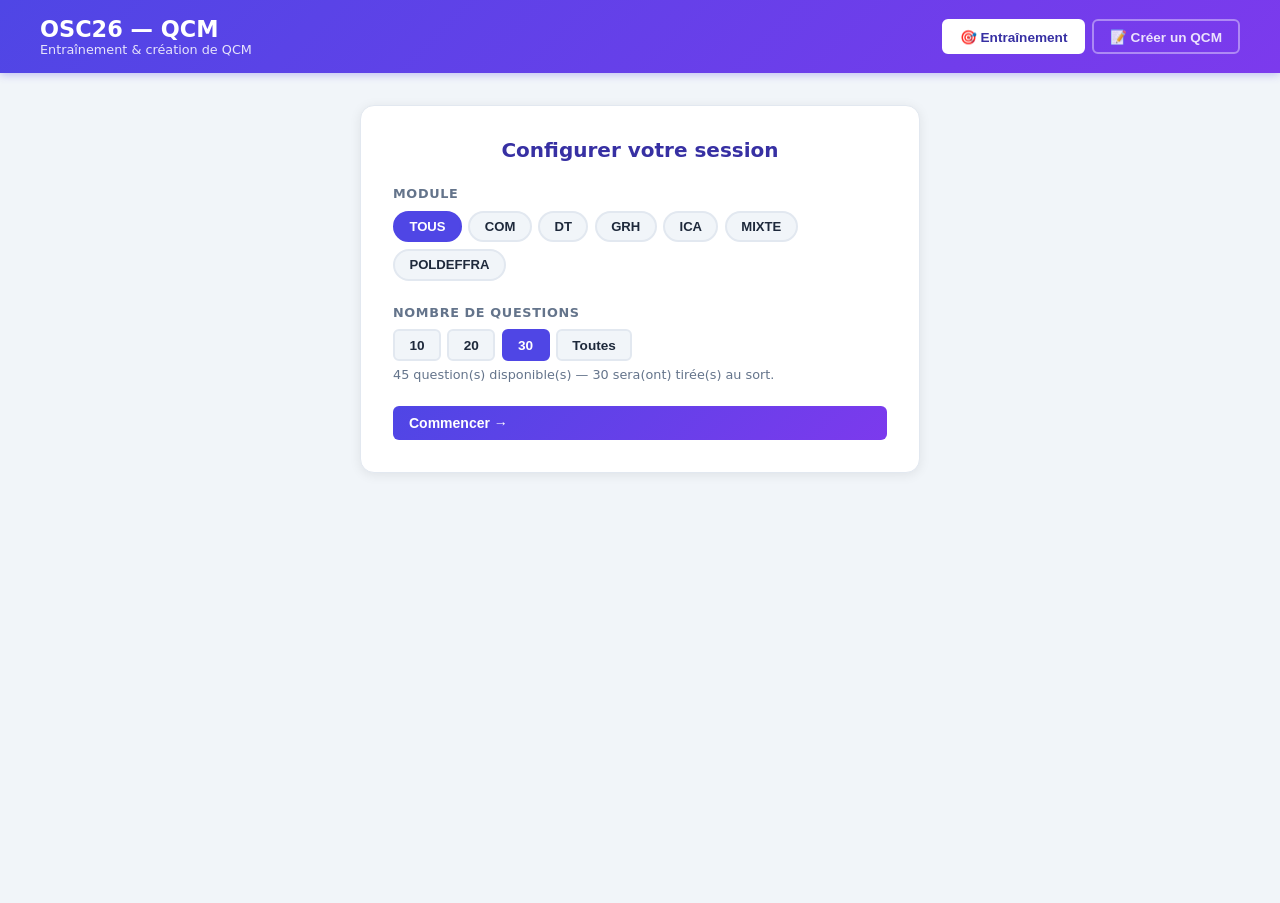
<file: index.html>
<!DOCTYPE html>
<html lang="fr">
<head>
  <meta charset="UTF-8" />
  <meta name="viewport" content="width=device-width, initial-scale=1.0" />
  <title>OSC26 — QCM</title>
  <link rel="stylesheet" href="style.css" />
</head>
<body>

  <header>
    <div class="header-inner">
      <div class="header-left">
        <h1>OSC26 — QCM</h1>
        <p>Entraînement &amp; création de QCM</p>
      </div>
      <nav class="tab-nav">
        <button class="tab-btn active" data-tab="quiz">🎯 Entraînement</button>
        <button class="tab-btn" data-tab="builder">📝 Créer un QCM</button>
      </nav>
    </div>
  </header>

  <!-- ═══════════════════════════════════════════════════════════
       ONGLET 1 : ENTRAÎNEMENT
  ════════════════════════════════════════════════════════════ -->
  <div id="tab-quiz" class="tab-content active">

    <!-- Écran de configuration -->
    <section id="quiz-setup" class="quiz-setup">
      <div class="setup-card">
        <h2>Configurer votre session</h2>

        <div class="setup-field">
          <label>Module</label>
          <div id="module-buttons" class="module-buttons"></div>
        </div>

        <div class="setup-field">
          <label>Nombre de questions</label>
          <div class="qty-selector">
            <button class="qty-btn" data-qty="10">10</button>
            <button class="qty-btn" data-qty="20">20</button>
            <button class="qty-btn active" data-qty="30">30</button>
            <button class="qty-btn" data-qty="all">Toutes</button>
          </div>
          <p id="available-count" class="avail-info"></p>
        </div>

        <button class="btn btn-start" id="btn-start-quiz">Commencer →</button>
      </div>
    </section>

    <!-- Écran de quiz -->
    <section id="quiz-screen" class="quiz-screen hidden">
      <div class="quiz-topbar">
        <button class="btn btn-sm btn-secondary" id="btn-quit-quiz">← Quitter</button>
        <div class="quiz-progress-text">
          Question <span id="q-current">1</span> / <span id="q-total">30</span>
        </div>
        <div class="quiz-score-live">Score : <span id="live-score">0</span></div>
      </div>
      <div class="progress-bar-wrap">
        <div class="progress-bar-fill" id="progress-bar"></div>
      </div>

      <div class="quiz-card" id="quiz-card">
        <div class="quiz-module-tag" id="quiz-module-tag"></div>
        <p class="quiz-question-text" id="quiz-question-text"></p>
        <div class="quiz-choices" id="quiz-choices"></div>
        <div class="quiz-feedback hidden" id="quiz-feedback"></div>
        <div class="quiz-nav">
          <button class="btn btn-primary" id="btn-validate" disabled>Valider</button>
          <button class="btn btn-secondary hidden" id="btn-next">Suivant →</button>
        </div>
      </div>
    </section>

    <!-- Écran de résultats -->
    <section id="quiz-results" class="quiz-results hidden">
      <div class="results-card">
        <div class="results-score-circle" id="score-circle">
          <span id="score-pct">--</span>
          <small>%</small>
        </div>
        <h2 id="results-title">Résultats</h2>
        <p id="results-subtitle"></p>

        <div class="results-stats">
          <div class="stat-box correct">
            <span class="stat-num" id="stat-correct">0</span>
            <span class="stat-label">Correctes</span>
          </div>
          <div class="stat-box wrong">
            <span class="stat-num" id="stat-wrong">0</span>
            <span class="stat-label">Incorrectes</span>
          </div>
          <div class="stat-box total">
            <span class="stat-num" id="stat-total">0</span>
            <span class="stat-label">Questions</span>
          </div>
        </div>

        <div class="results-actions">
          <button class="btn btn-primary" id="btn-retry">🔁 Recommencer</button>
          <button class="btn btn-secondary" id="btn-review">📋 Voir les corrections</button>
          <button class="btn btn-secondary" id="btn-back-setup">⬅ Menu</button>
        </div>

        <div id="review-list" class="review-list hidden"></div>
      </div>
    </section>

  </div>

  <!-- ═══════════════════════════════════════════════════════════
       ONGLET 2 : CRÉER UN QCM
  ════════════════════════════════════════════════════════════ -->
  <div id="tab-builder" class="tab-content hidden">
    <main>
      <!-- Panneau gauche : formulaire -->
      <section class="panel panel-form">
        <div class="section-title">Nouveau QCM</div>

        <div class="form-group">
          <label for="qcm-title">Titre du QCM</label>
          <input type="text" id="qcm-title" placeholder="Ex : Mathématiques — Chapitre 3" />
        </div>

        <div class="form-group">
          <label for="qcm-desc">Description (optionnel)</label>
          <textarea id="qcm-desc" rows="2" placeholder="Consignes, contexte…"></textarea>
        </div>

        <hr />

        <div class="section-title">Ajouter une question</div>

        <div class="form-group">
          <label for="q-text">Intitulé de la question</label>
          <input type="text" id="q-text" placeholder="Ex : Quelle est la capitale de la France ?" />
        </div>

        <div id="choices-container">
          <label>Choix de réponses <span class="hint">(cochez la bonne réponse)</span></label>
          <div class="choice-row" data-index="0">
            <input type="radio" name="correct" value="0" title="Bonne réponse" />
            <input type="text" class="choice-input" placeholder="Choix A" />
            <button class="btn-remove-choice" title="Supprimer">✕</button>
          </div>
          <div class="choice-row" data-index="1">
            <input type="radio" name="correct" value="1" title="Bonne réponse" />
            <input type="text" class="choice-input" placeholder="Choix B" />
            <button class="btn-remove-choice" title="Supprimer">✕</button>
          </div>
        </div>

        <button class="btn btn-secondary" id="btn-add-choice">+ Ajouter un choix</button>

        <div class="form-group" style="margin-top:1rem;">
          <label for="q-explication">Explication (optionnel)</label>
          <textarea id="q-explication" rows="2" placeholder="Pourquoi cette réponse ?"></textarea>
        </div>

        <div class="form-actions">
          <button class="btn btn-primary" id="btn-add-question">Ajouter la question</button>
        </div>
      </section>

      <!-- Panneau droit : aperçu -->
      <section class="panel panel-preview">
        <div class="section-title">
          Aperçu du QCM
          <span id="question-count" class="badge">0 question(s)</span>
        </div>

        <div id="preview-header" class="preview-header hidden">
          <h2 id="preview-title"></h2>
          <p id="preview-desc"></p>
        </div>

        <div id="questions-list">
          <div class="empty-state">Aucune question pour l'instant.<br/>Remplissez le formulaire à gauche.</div>
        </div>

        <div class="preview-actions">
          <button class="btn btn-danger" id="btn-clear">🗑 Effacer tout</button>
          <button class="btn btn-export" id="btn-export-json">⬇ JSON</button>
          <button class="btn btn-export" id="btn-export-pdf">🖨 PDF</button>
        </div>
      </section>
    </main>
  </div>

  <!-- Toast -->
  <div id="toast" class="toast hidden"></div>

  <!-- Modal -->
  <div id="modal-overlay" class="modal-overlay hidden">
    <div class="modal">
      <p id="modal-message">Êtes-vous sûr ?</p>
      <div class="modal-actions">
        <button class="btn btn-secondary" id="modal-cancel">Annuler</button>
        <button class="btn btn-danger" id="modal-confirm">Confirmer</button>
      </div>
    </div>
  </div>

  <script src="questions.js"></script><!-- données uniquement — éditer pour ajouter des questions -->
  <script src="db.js"></script><!-- fonctions helper uniquement -->
  <script src="app.js"></script>
</body>
</html>
</file>
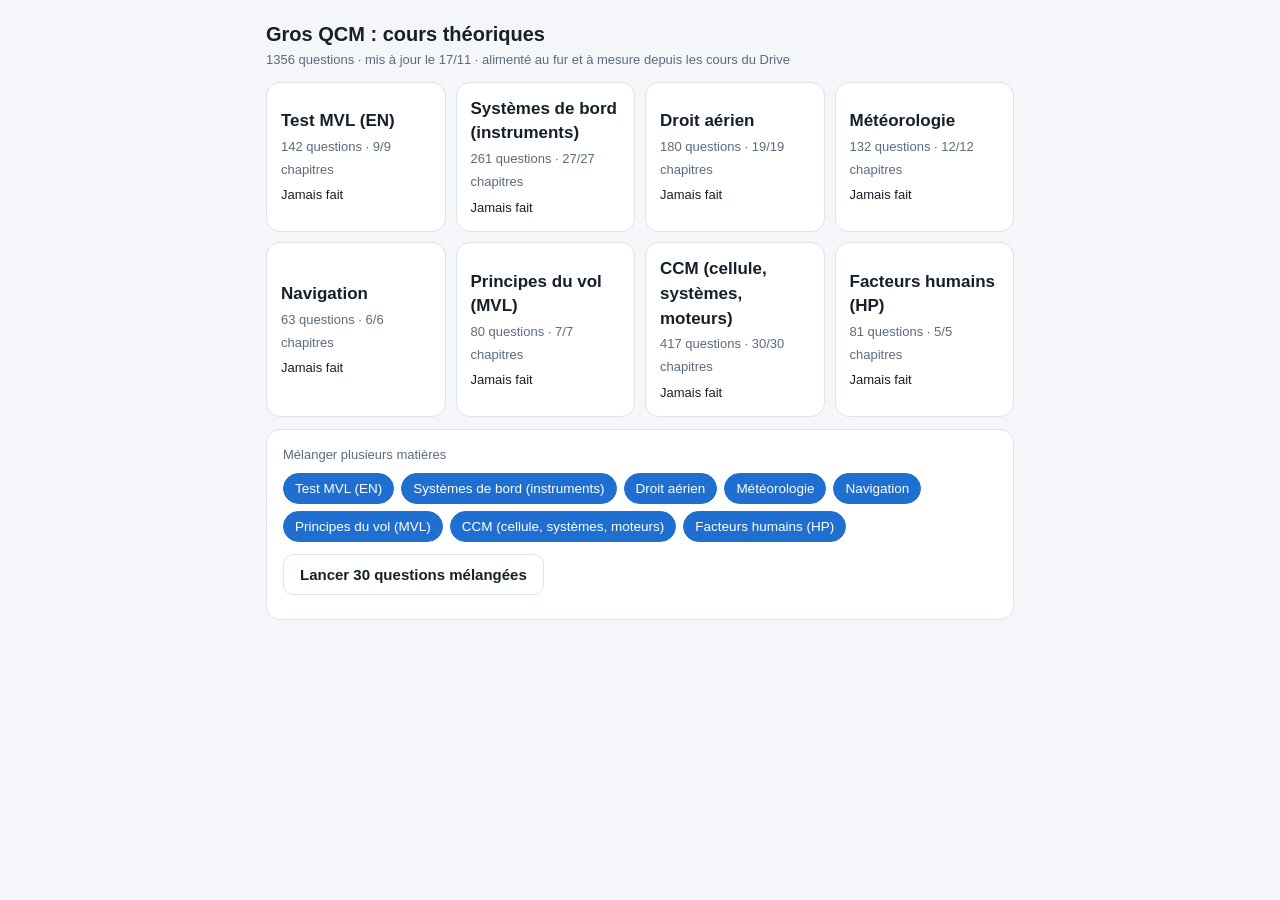
<file: qcm/index.html>
<!DOCTYPE html>
<html lang="fr">
<head>
<meta charset="utf-8">
<meta name="viewport" content="width=device-width, initial-scale=1">
<title>Gros QCM – Cours théoriques BA701</title>
<style>
:root{--bg:#0f1720;--card:#17212d;--line:#263445;--tx:#e8eef5;--mut:#93a4b8;--acc:#4da3ff;--ok:#2fbf71;--ko:#ef5b5b}
@media (prefers-color-scheme: light){:root{--bg:#f4f6f9;--card:#fff;--line:#dde3ea;--tx:#15202b;--mut:#5b6b7d;--acc:#1f6fd1;--ok:#1d9a57;--ko:#d23c3c}}
*{box-sizing:border-box}
body{margin:0;background:var(--bg);color:var(--tx);font:16px/1.45 -apple-system,BlinkMacSystemFont,"Segoe UI",Roboto,sans-serif}
.wrap{max-width:780px;margin:0 auto;padding:16px}
h1{font-size:20px;margin:4px 0 2px} h2{font-size:18px;margin:0 0 4px}
.sub,.small{color:var(--mut);font-size:13px}
.grid{display:grid;grid-template-columns:repeat(auto-fill,minmax(170px,1fr));gap:10px;margin-top:12px}
.mat{background:var(--card);border:1px solid var(--line);border-radius:14px;padding:14px;cursor:pointer;text-align:left;color:var(--tx);font:inherit}
.mat:hover{border-color:var(--acc)}
.mat b{display:block;font-size:17px}
.mat .n{color:var(--mut);font-size:13px}
.mat .pct{margin-top:6px;font-size:13px}
.chips{display:flex;flex-wrap:wrap;gap:7px;margin:8px 0 12px}
.chip{border:1px solid var(--line);background:var(--card);color:var(--tx);padding:7px 11px;border-radius:999px;cursor:pointer;font-size:13.5px;text-align:left}
.chip.on{background:var(--acc);border-color:var(--acc);color:#fff}
.row{display:flex;gap:8px;flex-wrap:wrap;align-items:center;margin:8px 0}
.btn{border:0;background:var(--acc);color:#fff;padding:11px 16px;border-radius:10px;font-size:15px;font-weight:600;cursor:pointer}
.btn.sec{background:transparent;border:1px solid var(--line);color:var(--tx)}
.btn:disabled{opacity:.4;cursor:default}
.link{background:none;border:0;color:var(--acc);cursor:pointer;font-size:14px;padding:0}
.card{background:var(--card);border:1px solid var(--line);border-radius:14px;padding:16px;margin-top:12px}
.meta{display:flex;justify-content:space-between;color:var(--mut);font-size:13px;margin-bottom:8px}
.bar{height:6px;background:var(--line);border-radius:6px;overflow:hidden;margin-bottom:12px}
.bar i{display:block;height:100%;background:var(--acc);width:0}
.q{font-size:17px;font-weight:600;margin:6px 0 14px}
.opt{display:block;width:100%;text-align:left;border:1px solid var(--line);background:transparent;color:var(--tx);padding:12px 14px;border-radius:10px;margin:8px 0;font-size:15px;cursor:pointer}
.opt:hover:not(:disabled){border-color:var(--acc)}
.opt.ok{border-color:var(--ok);background:color-mix(in srgb,var(--ok) 16%,transparent)}
.opt.ko{border-color:var(--ko);background:color-mix(in srgb,var(--ko) 16%,transparent)}
.exp{margin-top:12px;padding:12px;border-radius:10px;background:color-mix(in srgb,var(--acc) 10%,transparent);font-size:15px}
.exp b.k{color:var(--ok)} .exp b.x{color:var(--ko)}
.tag{font-size:12px;padding:2px 8px;border-radius:6px;background:var(--line)}
.score{font-size:34px;font-weight:700;margin:6px 0}
table{width:100%;border-collapse:collapse;font-size:14px;margin-top:8px}
td,th{padding:6px 4px;border-bottom:1px solid var(--line);text-align:left}
.miss{font-size:14px;margin:6px 0;padding:8px;border-left:3px solid var(--ko);background:color-mix(in srgb,var(--ko) 7%,transparent);border-radius:4px}
.hide{display:none}
</style>
</head>
<body>
<div class="wrap">
  <h1>Gros QCM : cours théoriques</h1>
  <div class="sub" id="tot">Chargement…</div>

  <div id="home"><div class="grid" id="mats"></div>
    <div class="card"><div class="small">Mélanger plusieurs matières</div>
      <div class="chips" id="mixMats"></div>
      <div class="row"><button class="btn sec" id="goMix">Lancer 30 questions mélangées</button></div>
    </div>
  </div>

  <div id="setup" class="card hide">
    <button class="link" id="back">← Matières</button>
    <h2 id="sTitle" style="margin-top:8px"></h2>
    <div class="small">Chapitres (aucun sélectionné = tous)</div>
    <div class="chips" id="chaps"></div>
    <div class="small">Nombre de questions</div>
    <div class="chips" id="nbs"></div>
    <div class="row">
      <button class="btn" id="go">Lancer</button>
      <button class="btn sec" id="goMiss">Mes erreurs (<span id="nMiss">0</span>)</button>
    </div>
    <div class="small" id="nNew" style="margin-top:8px"></div>
  </div>

  <div id="quiz" class="card hide">
    <div class="meta"><span id="pos"></span><span id="sc"></span></div>
    <div class="bar"><i id="pb"></i></div>
    <span class="tag" id="qm"></span>
    <div class="q" id="qt"></div>
    <div id="opts"></div>
    <div id="exp" class="exp hide"></div>
    <div class="row" style="justify-content:space-between;margin-top:12px">
      <button class="btn sec" id="stop">Terminer</button>
      <button class="btn" id="next" disabled>Suivante →</button>
    </div>
  </div>

  <div id="end" class="card hide">
    <div class="small">Score</div>
    <div class="score" id="fs"></div>
    <table id="tab"></table>
    <h3 style="margin:16px 0 4px;font-size:16px">Questions ratées</h3>
    <div id="missList"></div>
    <div class="row" style="margin-top:12px">
      <button class="btn" id="copy">Copier le résumé pour Claude</button>
      <button class="btn sec" id="again">Retour</button>
    </div>
    <div class="small" id="copied"></div>
  </div>
</div>
<script>
let DB=[], cur=null, selC=new Set(), nb=20, run=[], i=0, good=0, answered=false, res={}, missed=[];
const $=id=>document.getElementById(id);
function st(k,v){try{if(v===undefined)return JSON.parse(localStorage.getItem(k)||"null");localStorage.setItem(k,JSON.stringify(v))}catch(e){return null}}
let miss=new Set(st("qcm2_miss")||[]), stats=st("qcm2_stats")||{}, seen=st("qcm2_seen")||{};
function shuffle(a){a=a.slice();for(let k=a.length-1;k>0;k--){const j=Math.floor(Math.random()*(k+1));[a[k],a[j]]=[a[j],a[k]]}return a}
function chapName(m,cid){const c=m.chapitres.find(c=>c.id===cid);return c?c.titre:cid}
async function load(){
  const idx=await (await fetch("data/index.json")).json();
  DB=await Promise.all(idx.matieres.map(async f=>{const d=await (await fetch("data/"+f)).json();d.questions.forEach(q=>q.m=d.id);return d}));
  const n=DB.reduce((s,d)=>s+d.questions.length,0);
  $("tot").textContent=n+" questions · mis à jour le "+idx.maj+" · alimenté au fur et à mesure depuis les cours du Drive";
  home();
}
function home(){
  ["setup","quiz","end"].forEach(x=>$(x).classList.add("hide"));$("home").classList.remove("hide");
  $("mats").innerHTML="";$("mixMats").innerHTML="";
  DB.forEach(d=>{
    const b=document.createElement("button");b.className="mat";
    const s=stats[d.id];const nm=d.questions.filter(q=>miss.has(q.id)).length;
    const nc=d.chapitres.filter(c=>d.questions.some(q=>q.c===c.id)).length;
    b.innerHTML="<b>"+d.nom+"</b><span class='n'>"+d.questions.length+" questions · "+nc+"/"+d.chapitres.length+" chapitres</span><div class='pct'>"+(s?"Dernier score : "+s+" %":"Jamais fait")+(nm?" · "+nm+" erreurs":"")+"</div>";
    b.onclick=()=>openMat(d);$("mats").appendChild(b);
    const c=document.createElement("button");c.className="chip on";c.textContent=d.nom;c.dataset.id=d.id;c.onclick=()=>c.classList.toggle("on");$("mixMats").appendChild(c);
  });
}
function openMat(d){
  cur=d;selC=new Set();$("home").classList.add("hide");$("setup").classList.remove("hide");$("sTitle").textContent=d.nom;renderSetup();
}
function renderSetup(){
  const d=cur;$("chaps").innerHTML="";
  d.chapitres.forEach(c=>{const n=d.questions.filter(q=>q.c===c.id).length;
    const b=document.createElement("button");b.className="chip"+(selC.has(c.id)?" on":"");
    b.textContent=c.titre+" ("+(n||"à venir")+")";b.disabled=!n;if(!n)b.style.opacity=.45;
    b.onclick=()=>{selC.has(c.id)?selC.delete(c.id):selC.add(c.id);renderSetup()};$("chaps").appendChild(b)});
  $("nbs").innerHTML="";
  [10,20,40,"Tout"].forEach(v=>{const b=document.createElement("button");b.className="chip"+(nb===v?" on":"");b.textContent=v;b.onclick=()=>{nb=v;renderSetup()};$("nbs").appendChild(b)});
  const nm=d.questions.filter(q=>miss.has(q.id)).length;$("nMiss").textContent=nm;$("goMiss").disabled=!nm;
  const nn=d.questions.filter(q=>!seen[q.id]).length;$("nNew")&&($("nNew").textContent=nn+" jamais vues sur "+d.questions.length+" · ordre : ratées (max 1/3), puis jamais vues, puis réussies les plus anciennes");
}
function order(pool,n){
  const N=n==="Tout"?pool.length:n;
  const A=shuffle(pool.filter(q=>miss.has(q.id))), B=shuffle(pool.filter(q=>!miss.has(q.id)&&!seen[q.id])),
        C=shuffle(pool.filter(q=>!miss.has(q.id)&&seen[q.id])).sort((a,b)=>seen[a.id]-seen[b.id]);
  const a=A.slice(0,Math.ceil(N/3));
  return shuffle([...a,...B,...A.slice(a.length),...C].slice(0,N));
}
function start(pool,n,raw){
  run=raw?shuffle(pool):order(pool,n);if(!run.length)return;
  i=0;good=0;res={};missed=[];
  ["home","setup","end"].forEach(x=>$(x).classList.add("hide"));$("quiz").classList.remove("hide");show();
}
function show(){
  const q=run[i];answered=false;const d=DB.find(x=>x.id===q.m);
  $("pos").textContent="Question "+(i+1)+" / "+run.length;$("sc").textContent=good+" bonnes";
  $("pb").style.width=(i/run.length*100)+"%";
  $("qm").textContent=d.nom+" · "+chapName(d,q.c);$("qt").textContent=q.t;
  $("exp").classList.add("hide");$("next").disabled=true;$("next").textContent=i===run.length-1?"Voir le score":"Suivante →";
  $("opts").innerHTML="";
  shuffle(q.o.map((t,k)=>({t,k}))).forEach(o=>{const b=document.createElement("button");b.className="opt";b.textContent=o.t;b.dataset.k=o.k;b.onclick=()=>pick(b,o.k);$("opts").appendChild(b)});
  window.scrollTo({top:0,behavior:"smooth"});
}
function pick(btn,k){
  if(answered)return;answered=true;const q=run[i];const ok=k===0;
  const key=q.m;res[key]=res[key]||[0,0];res[key][1]++;
  if(ok){good++;res[key][0]++;miss.delete(q.id)}else{missed.push(q);miss.add(q.id)}
  seen[q.id]=Date.now();st("qcm2_miss",[...miss]);st("qcm2_seen",seen);
  [...$("opts").children].forEach(b=>{b.disabled=true;if(+b.dataset.k===0)b.classList.add("ok")});
  if(!ok)btn.classList.add("ko");
  $("exp").innerHTML=(ok?'<b class="k">Juste.</b> ':'<b class="x">Faux.</b> ')+q.e;$("exp").classList.remove("hide");
  $("next").disabled=false;$("sc").textContent=good+" bonnes";
}
function finish(){
  const done=Object.values(res).reduce((s,r)=>s+r[1],0);
  Object.entries(res).forEach(([m,r])=>{stats[m]=Math.round(r[0]/r[1]*100)});st("qcm2_stats",stats);
  $("quiz").classList.add("hide");$("end").classList.remove("hide");
  $("fs").textContent=good+" / "+done+(done?" ("+Math.round(good/done*100)+" %)":"");
  let h="<tr><th>Matière</th><th>Score</th></tr>";
  Object.entries(res).forEach(([m,r])=>{const d=DB.find(x=>x.id===m);h+="<tr><td>"+d.nom+"</td><td>"+r[0]+" / "+r[1]+" ("+Math.round(r[0]/r[1]*100)+" %)</td></tr>"});
  $("tab").innerHTML=h;
  $("missList").innerHTML=missed.length?missed.map(q=>{const d=DB.find(x=>x.id===q.m);return '<div class="miss"><b>'+chapName(d,q.c)+"</b> · "+q.t+"<br><span class='small'>→ "+q.o[0]+"</span></div>"}).join(""):"<div class='small'>Aucune erreur.</div>";
  $("copied").textContent="";
}
$("go").onclick=()=>start(cur.questions.filter(q=>!selC.size||selC.has(q.c)),nb);
$("goMiss").onclick=()=>start(cur.questions.filter(q=>miss.has(q.id)),"Tout",true);
$("goMix").onclick=()=>{const ids=[...$("mixMats").children].filter(c=>c.classList.contains("on")).map(c=>c.dataset.id);start(DB.filter(d=>ids.includes(d.id)).flatMap(d=>d.questions),30)};
$("back").onclick=home;
$("next").onclick=()=>{if(i<run.length-1){i++;show()}else finish()};
$("stop").onclick=()=>{if(Object.keys(res).length)finish();else home()};
$("again").onclick=()=>{cur?openMat(cur):home()};
$("copy").onclick=async()=>{
  const done=Object.values(res).reduce((s,r)=>s+r[1],0);
  const t="QCM : "+good+"/"+done+"\n"+Object.entries(res).map(([m,r])=>m+" "+r[0]+"/"+r[1]).join(", ")+"\nRatées :\n"+(missed.map(q=>"- ["+q.c+"] "+q.t).join("\n")||"aucune");
  try{await navigator.clipboard.writeText(t);$("copied").textContent="Copié, colle-le dans le chat."}catch(e){$("copied").textContent=t}
};
load().catch(e=>{$("tot").textContent="Erreur de chargement des questions : "+e.message});
</script>
</body>
</html>
</file>
<file: style.css>
/* ===== Reset & Base ===== */
*, *::before, *::after { box-sizing: border-box; margin: 0; padding: 0; }

:root {
  --primary: #4f46e5;
  --primary-dark: #3730a3;
  --secondary: #6b7280;
  --danger: #ef4444;
  --success: #22c55e;
  --warning: #f59e0b;
  --bg: #f1f5f9;
  --card: #ffffff;
  --border: #e2e8f0;
  --text: #1e293b;
  --text-light: #64748b;
  --radius: 10px;
  --shadow: 0 2px 12px rgba(0,0,0,.08);
}

body {
  font-family: 'Segoe UI', system-ui, sans-serif;
  background: var(--bg);
  color: var(--text);
  min-height: 100vh;
}

/* ===== Header ===== */
header {
  background: linear-gradient(135deg, var(--primary), #7c3aed);
  color: #fff;
  padding: 1rem 2rem;
  box-shadow: 0 2px 8px rgba(79,70,229,.3);
  position: sticky;
  top: 0;
  z-index: 100;
}
.header-inner {
  display: flex;
  align-items: center;
  justify-content: space-between;
  max-width: 1200px;
  margin: 0 auto;
  gap: 1rem;
  flex-wrap: wrap;
}
.header-left h1 { font-size: 1.4rem; font-weight: 700; }
.header-left p  { font-size: .8rem; opacity: .85; }

/* ===== Tab navigation ===== */
.tab-nav { display: flex; gap: .4rem; }
.tab-btn {
  padding: .45rem 1rem;
  border-radius: 6px;
  border: 2px solid rgba(255,255,255,.4);
  background: transparent;
  color: rgba(255,255,255,.85);
  font-size: .85rem;
  font-weight: 600;
  cursor: pointer;
  transition: all .2s;
}
.tab-btn:hover { background: rgba(255,255,255,.15); }
.tab-btn.active {
  background: #fff;
  color: var(--primary-dark);
  border-color: #fff;
}

/* ===== Tab content ===== */
.tab-content { display: none; }
.tab-content.active { display: block; }

/* ===== Hidden ===== */
.hidden { display: none !important; }

/* ═══════════════════════════════════════════
   QUIZ MODE
═══════════════════════════════════════════ */

/* Setup screen */
.quiz-setup {
  display: flex;
  justify-content: center;
  align-items: flex-start;
  padding: 2rem 1rem;
  min-height: calc(100vh - 70px);
}
.setup-card {
  background: var(--card);
  border-radius: 14px;
  padding: 2rem;
  box-shadow: var(--shadow);
  border: 1px solid var(--border);
  width: 100%;
  max-width: 560px;
}
.setup-card h2 {
  font-size: 1.25rem;
  font-weight: 700;
  color: var(--primary-dark);
  margin-bottom: 1.5rem;
  text-align: center;
}
.setup-field { margin-bottom: 1.5rem; }
.setup-field > label {
  display: block;
  font-size: .8rem;
  font-weight: 700;
  text-transform: uppercase;
  letter-spacing: .05em;
  color: var(--text-light);
  margin-bottom: .6rem;
}

/* Module buttons */
.module-buttons { display: flex; flex-wrap: wrap; gap: .4rem; }
.mod-btn {
  padding: .4rem .9rem;
  border-radius: 20px;
  border: 2px solid var(--border);
  background: var(--bg);
  color: var(--text);
  font-size: .82rem;
  font-weight: 600;
  cursor: pointer;
  transition: all .2s;
}
.mod-btn:hover { border-color: var(--primary); color: var(--primary); }
.mod-btn.active {
  background: var(--primary);
  border-color: var(--primary);
  color: #fff;
}

/* Quantity selector */
.qty-selector { display: flex; gap: .4rem; flex-wrap: wrap; }
.qty-btn {
  padding: .4rem .9rem;
  border-radius: 6px;
  border: 2px solid var(--border);
  background: var(--bg);
  color: var(--text);
  font-size: .85rem;
  font-weight: 600;
  cursor: pointer;
  transition: all .2s;
}
.qty-btn:hover { border-color: var(--primary); }
.qty-btn.active {
  background: var(--primary);
  border-color: var(--primary);
  color: #fff;
}

.avail-info {
  font-size: .8rem;
  color: var(--text-light);
  margin-top: .4rem;
}

.btn-start {
  width: 100%;
  padding: .9rem;
  background: linear-gradient(135deg, var(--primary), #7c3aed);
  color: #fff;
  border: none;
  border-radius: 8px;
  font-size: 1rem;
  font-weight: 700;
  cursor: pointer;
  transition: opacity .2s, transform .1s;
}
.btn-start:hover { opacity: .9; }
.btn-start:active { transform: scale(.98); }

/* Quiz screen */
.quiz-screen {
  max-width: 680px;
  margin: 1.5rem auto;
  padding: 0 1rem;
}
.quiz-topbar {
  display: flex;
  align-items: center;
  justify-content: space-between;
  margin-bottom: .6rem;
  gap: .5rem;
}
.quiz-progress-text { font-size: .9rem; font-weight: 600; color: var(--text-light); }
.quiz-score-live { font-size: .9rem; font-weight: 700; color: var(--primary); }

.progress-bar-wrap {
  height: 6px;
  background: var(--border);
  border-radius: 99px;
  margin-bottom: 1.2rem;
  overflow: hidden;
}
.progress-bar-fill {
  height: 100%;
  background: linear-gradient(90deg, var(--primary), #7c3aed);
  border-radius: 99px;
  transition: width .4s ease;
  width: 0%;
}

.quiz-card {
  background: var(--card);
  border-radius: 14px;
  padding: 1.8rem;
  box-shadow: var(--shadow);
  border: 1px solid var(--border);
}
.quiz-module-tag {
  display: inline-block;
  background: #ede9fe;
  color: var(--primary-dark);
  font-size: .72rem;
  font-weight: 700;
  text-transform: uppercase;
  letter-spacing: .06em;
  padding: .2rem .6rem;
  border-radius: 20px;
  margin-bottom: .9rem;
}
.quiz-question-text {
  font-size: 1.05rem;
  font-weight: 600;
  line-height: 1.55;
  margin-bottom: 1.2rem;
  color: var(--text);
}

.quiz-choices { display: flex; flex-direction: column; gap: .55rem; }
.choice-option {
  display: flex;
  align-items: center;
  gap: .75rem;
  padding: .7rem 1rem;
  border: 2px solid var(--border);
  border-radius: 8px;
  cursor: pointer;
  transition: all .18s;
  font-size: .92rem;
  background: #fff;
}
.choice-option:hover { border-color: var(--primary); background: #f5f3ff; }
.choice-option.selected { border-color: var(--primary); background: #ede9fe; }
.choice-option.correct-ans { border-color: var(--success); background: #dcfce7; color: #15803d; font-weight: 600; }
.choice-option.wrong-ans   { border-color: var(--danger); background: #fee2e2; color: #dc2626; font-weight: 600; }
.choice-option.disabled { pointer-events: none; }
.choice-letter {
  font-weight: 700;
  min-width: 1.5rem;
  color: var(--primary);
}
.choice-option.correct-ans .choice-letter { color: #15803d; }
.choice-option.wrong-ans   .choice-letter { color: #dc2626; }

.quiz-feedback {
  margin-top: 1rem;
  padding: .75rem 1rem;
  border-radius: 8px;
  font-size: .88rem;
  line-height: 1.5;
  border-left: 4px solid transparent;
}
.quiz-feedback.feedback-ok   { background: #dcfce7; border-color: var(--success); color: #15803d; }
.quiz-feedback.feedback-fail { background: #fee2e2; border-color: var(--danger); color: #b91c1c; }

.quiz-nav {
  display: flex;
  gap: .6rem;
  margin-top: 1.2rem;
  justify-content: flex-end;
}

/* Results screen */
.quiz-results {
  display: flex;
  justify-content: center;
  padding: 2rem 1rem;
}
.results-card {
  background: var(--card);
  border-radius: 14px;
  padding: 2rem;
  box-shadow: var(--shadow);
  border: 1px solid var(--border);
  width: 100%;
  max-width: 620px;
  text-align: center;
}
.results-score-circle {
  width: 110px;
  height: 110px;
  border-radius: 50%;
  display: flex;
  flex-direction: column;
  align-items: center;
  justify-content: center;
  margin: 0 auto 1rem;
  font-size: 2rem;
  font-weight: 800;
  border: 6px solid var(--primary);
  color: var(--primary);
}
.results-score-circle small { font-size: .9rem; font-weight: 600; }
.results-score-circle.great { border-color: var(--success); color: var(--success); }
.results-score-circle.ok    { border-color: var(--warning); color: var(--warning); }
.results-score-circle.bad   { border-color: var(--danger); color: var(--danger); }

.results-card h2 { font-size: 1.3rem; font-weight: 700; margin-bottom: .3rem; }
#results-subtitle { color: var(--text-light); font-size: .9rem; margin-bottom: 1.5rem; }

.results-stats {
  display: flex;
  gap: 1rem;
  justify-content: center;
  margin-bottom: 1.5rem;
  flex-wrap: wrap;
}
.stat-box {
  flex: 1;
  min-width: 90px;
  padding: .9rem;
  border-radius: 10px;
  border: 2px solid var(--border);
}
.stat-box.correct { border-color: #86efac; background: #f0fdf4; }
.stat-box.wrong   { border-color: #fca5a5; background: #fef2f2; }
.stat-box.total   { border-color: #bfdbfe; background: #eff6ff; }
.stat-num { display: block; font-size: 1.6rem; font-weight: 800; }
.stat-label { font-size: .78rem; color: var(--text-light); font-weight: 600; }
.stat-box.correct .stat-num { color: #16a34a; }
.stat-box.wrong   .stat-num { color: #dc2626; }
.stat-box.total   .stat-num { color: #2563eb; }

.results-actions {
  display: flex;
  gap: .5rem;
  flex-wrap: wrap;
  justify-content: center;
  margin-bottom: 1.5rem;
}

/* Review list */
.review-list { text-align: left; margin-top: 1rem; }
.review-item {
  background: #f8fafc;
  border: 1.5px solid var(--border);
  border-radius: 8px;
  padding: 1rem;
  margin-bottom: .75rem;
}
.review-item.ok   { border-left: 4px solid var(--success); }
.review-item.fail { border-left: 4px solid var(--danger); }
.review-q-num { font-size: .75rem; font-weight: 700; color: var(--text-light); text-transform: uppercase; margin-bottom: .3rem; }
.review-q-text { font-weight: 600; font-size: .9rem; margin-bottom: .6rem; }
.review-choice {
  font-size: .83rem;
  padding: .3rem .6rem;
  border-radius: 5px;
  margin-bottom: .25rem;
  display: flex;
  gap: .4rem;
  align-items: center;
}
.review-choice.user-correct { background: #dcfce7; color: #15803d; font-weight: 600; }
.review-choice.user-wrong   { background: #fee2e2; color: #dc2626; text-decoration: line-through; }
.review-choice.show-correct { background: #dcfce7; color: #15803d; font-weight: 600; }
.review-expl {
  margin-top: .5rem;
  font-size: .8rem;
  color: var(--text-light);
  background: #fffbeb;
  border-left: 3px solid var(--warning);
  padding: .35rem .6rem;
  border-radius: 0 4px 4px 0;
}

/* ═══════════════════════════════════════════
   BUILDER MODE
═══════════════════════════════════════════ */
#tab-builder main {
  display: grid;
  grid-template-columns: 1fr 1fr;
  gap: 1.5rem;
  max-width: 1200px;
  margin: 1.5rem auto;
  padding: 0 1.5rem;
}
@media (max-width: 768px) {
  #tab-builder main { grid-template-columns: 1fr; }
}

.panel {
  background: var(--card);
  border-radius: var(--radius);
  padding: 1.5rem;
  box-shadow: var(--shadow);
  border: 1px solid var(--border);
}
.section-title {
  font-weight: 700;
  font-size: 1rem;
  color: var(--primary);
  margin-bottom: 1rem;
  display: flex;
  align-items: center;
  gap: .5rem;
}
hr { border: none; border-top: 1px solid var(--border); margin: 1.25rem 0; }

.form-group { margin-bottom: .9rem; }
.form-group label {
  display: block;
  font-size: .8rem;
  font-weight: 600;
  color: var(--text-light);
  margin-bottom: .3rem;
  text-transform: uppercase;
  letter-spacing: .04em;
}
.hint { font-weight: 400; color: var(--secondary); font-size: .78rem; text-transform: none; letter-spacing: 0; }

input[type="text"], textarea {
  width: 100%;
  padding: .55rem .75rem;
  border: 1.5px solid var(--border);
  border-radius: 6px;
  font-size: .9rem;
  color: var(--text);
  transition: border-color .2s;
  background: #fff;
}
input[type="text"]:focus, textarea:focus {
  outline: none;
  border-color: var(--primary);
  box-shadow: 0 0 0 3px rgba(79,70,229,.12);
}
textarea { resize: vertical; }

#choices-container { margin-bottom: .5rem; }
#choices-container > label {
  display: block;
  font-size: .8rem;
  font-weight: 600;
  color: var(--text-light);
  margin-bottom: .5rem;
  text-transform: uppercase;
  letter-spacing: .04em;
}
.choice-row {
  display: flex;
  align-items: center;
  gap: .5rem;
  margin-bottom: .4rem;
}
.choice-row input[type="radio"] {
  width: 16px; height: 16px;
  accent-color: var(--success);
  cursor: pointer;
  flex-shrink: 0;
}
.choice-row .choice-input { flex: 1; }
.btn-remove-choice {
  background: none;
  border: none;
  color: var(--danger);
  cursor: pointer;
  font-size: .85rem;
  padding: .2rem .4rem;
  border-radius: 4px;
  transition: background .2s;
}
.btn-remove-choice:hover { background: #fee2e2; }

/* Buttons */
.btn {
  display: inline-flex;
  align-items: center;
  gap: .4rem;
  padding: .55rem 1rem;
  border-radius: 6px;
  font-size: .875rem;
  font-weight: 600;
  cursor: pointer;
  border: none;
  transition: all .2s;
}
.btn-sm { padding: .35rem .75rem; font-size: .8rem; }
.btn-primary   { background: var(--primary); color: #fff; }
.btn-primary:hover { background: var(--primary-dark); }
.btn-primary:disabled { opacity: .45; cursor: not-allowed; }
.btn-secondary { background: var(--bg); color: var(--text); border: 1.5px solid var(--border); }
.btn-secondary:hover { background: var(--border); }
.btn-danger    { background: var(--danger); color: #fff; }
.btn-danger:hover { background: #dc2626; }
.btn-export    { background: #0ea5e9; color: #fff; }
.btn-export:hover { background: #0284c7; }

.form-actions { margin-top: 1rem; display: flex; justify-content: flex-end; }

.preview-header {
  background: linear-gradient(135deg, #ede9fe, #dbeafe);
  border-radius: 8px;
  padding: 1rem;
  margin-bottom: 1rem;
}
.preview-header h2 { font-size: 1.1rem; color: var(--primary-dark); }
.preview-header p  { font-size: .85rem; color: var(--text-light); margin-top: .25rem; }

.empty-state {
  text-align: center;
  padding: 3rem 1rem;
  color: var(--text-light);
  font-size: .9rem;
  line-height: 1.7;
}

.question-card {
  background: #f8fafc;
  border: 1.5px solid var(--border);
  border-radius: 8px;
  padding: 1rem;
  margin-bottom: .75rem;
  position: relative;
}
.question-card .q-header {
  display: flex;
  align-items: flex-start;
  justify-content: space-between;
  gap: .5rem;
  margin-bottom: .6rem;
}
.question-card .q-num {
  background: var(--primary);
  color: #fff;
  border-radius: 50%;
  width: 24px; height: 24px;
  display: flex;
  align-items: center;
  justify-content: center;
  font-size: .75rem;
  font-weight: 700;
  flex-shrink: 0;
}
.question-card .q-text { flex: 1; font-weight: 600; font-size: .9rem; }
.question-card .q-actions { display: flex; gap: .3rem; }
.q-actions button {
  background: none; border: none; cursor: pointer;
  padding: .2rem .35rem; border-radius: 4px;
  font-size: .8rem; transition: background .15s;
}
.btn-delete-q { color: var(--danger); }
.btn-delete-q:hover { background: #fee2e2; }
.btn-up, .btn-down { color: var(--secondary); }
.btn-up:hover, .btn-down:hover { background: var(--border); }

.choice-list { list-style: none; display: flex; flex-direction: column; gap: .3rem; }
.choice-item {
  display: flex;
  align-items: center;
  gap: .5rem;
  padding: .35rem .6rem;
  border-radius: 5px;
  font-size: .85rem;
}
.choice-item.correct { background: #dcfce7; color: #15803d; font-weight: 600; }
.choice-item .choice-letter { font-weight: 700; min-width: 1.2rem; }

.q-explication {
  margin-top: .6rem;
  font-size: .8rem;
  color: var(--text-light);
  background: #fffbeb;
  border-left: 3px solid var(--warning);
  padding: .4rem .6rem;
  border-radius: 0 4px 4px 0;
}

.preview-actions {
  display: flex;
  flex-wrap: wrap;
  gap: .5rem;
  margin-top: 1rem;
  padding-top: 1rem;
  border-top: 1px solid var(--border);
}

.badge {
  background: var(--primary);
  color: #fff;
  border-radius: 20px;
  padding: .15rem .6rem;
  font-size: .72rem;
  font-weight: 600;
  margin-left: auto;
}

/* Toast */
.toast {
  position: fixed;
  bottom: 1.5rem;
  right: 1.5rem;
  background: #1e293b;
  color: #fff;
  padding: .7rem 1.2rem;
  border-radius: 8px;
  font-size: .875rem;
  z-index: 999;
  box-shadow: 0 4px 16px rgba(0,0,0,.2);
  transition: opacity .3s, transform .3s;
}
.toast.hidden { opacity: 0; pointer-events: none; transform: translateY(10px); }

/* Modal */
.modal-overlay {
  position: fixed;
  inset: 0;
  background: rgba(0,0,0,.4);
  display: flex;
  align-items: center;
  justify-content: center;
  z-index: 1000;
}
.modal-overlay.hidden { display: none; }
.modal {
  background: #fff;
  border-radius: 12px;
  padding: 1.5rem;
  max-width: 340px;
  width: 90%;
  box-shadow: 0 8px 32px rgba(0,0,0,.18);
}
.modal p { margin-bottom: 1rem; font-weight: 500; }
.modal-actions { display: flex; gap: .5rem; justify-content: flex-end; }

/* Print */
@media print {
  header, .panel-form, .preview-actions, .q-actions, .toast, .modal-overlay { display: none !important; }
  #tab-builder main { display: block; margin: 0; padding: 0; }
  .panel-preview { box-shadow: none; border: none; padding: 0; }
  .question-card { break-inside: avoid; }
  .choice-item.correct { background: #f0f0f0 !important; color: #000 !important; }
}

/* Mobile tweaks */
@media (max-width: 500px) {
  .header-inner { flex-direction: column; align-items: flex-start; }
  .quiz-card { padding: 1.2rem; }
  .results-card { padding: 1.2rem; }
  .setup-card { padding: 1.2rem; }
}
</file>
